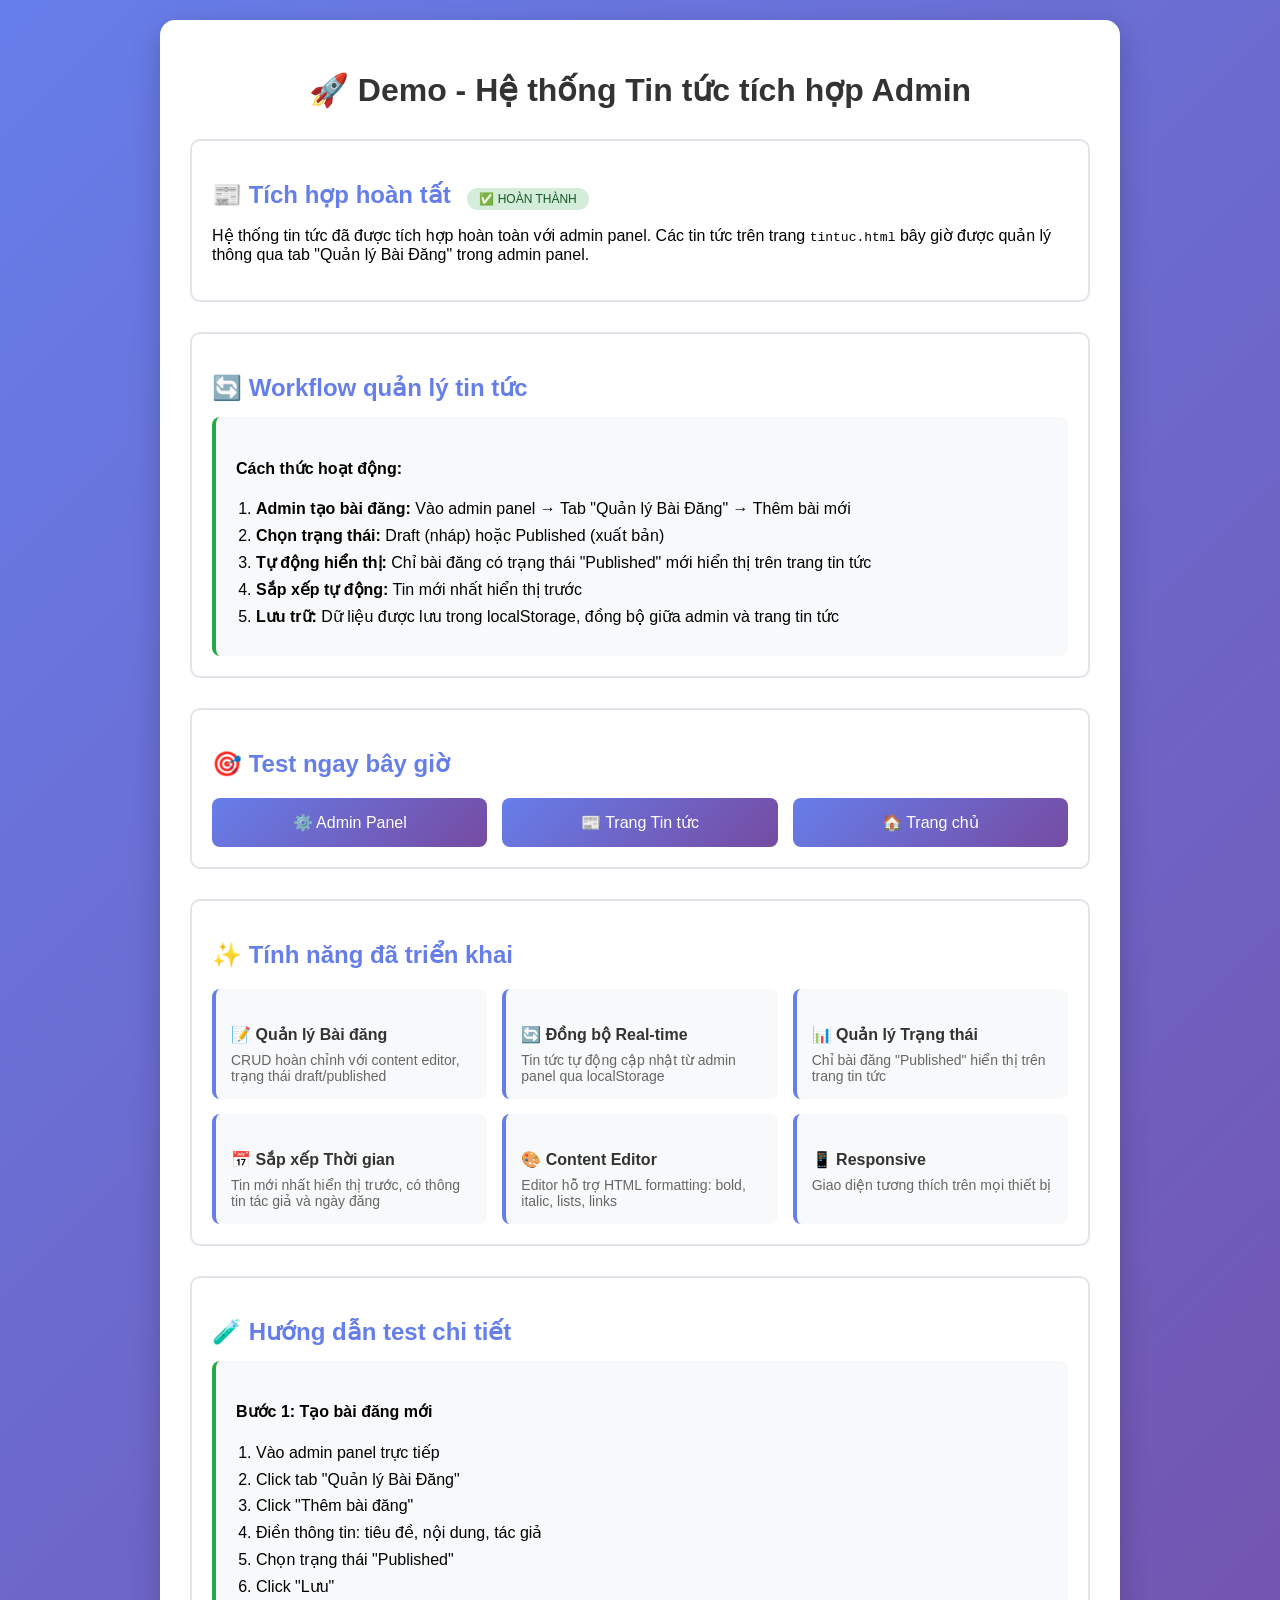
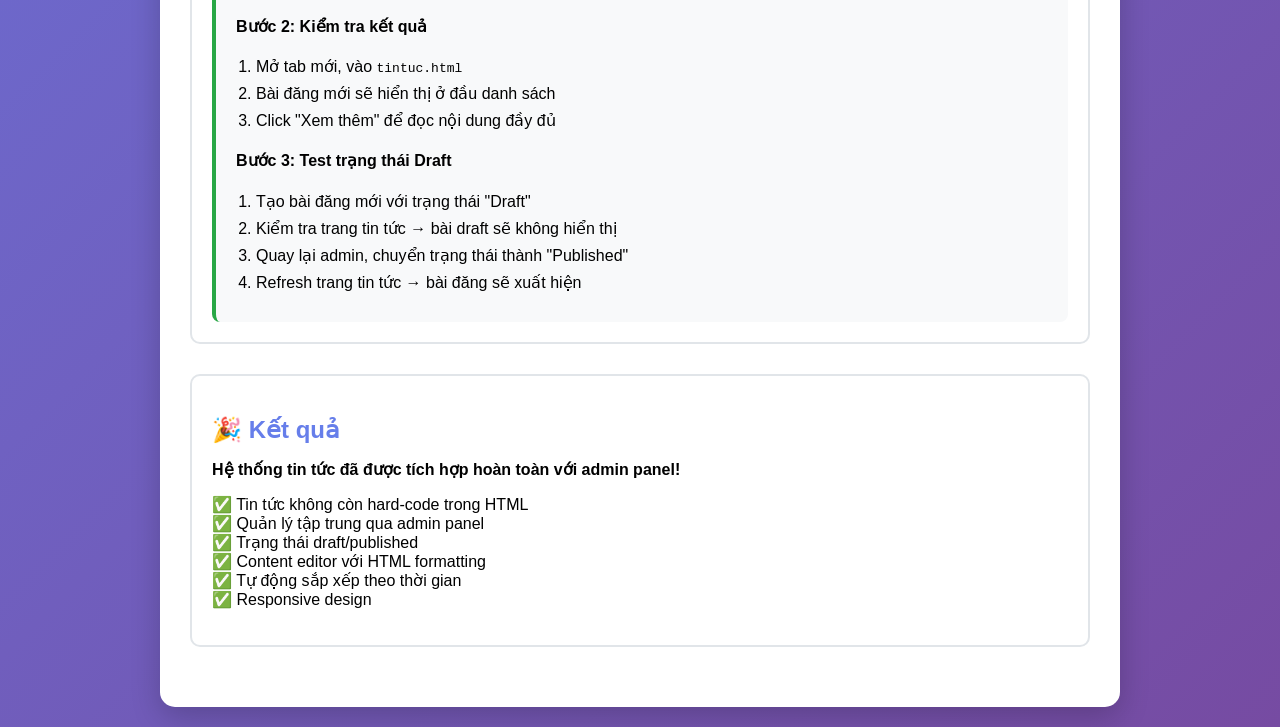
<file: demo-news.html>
<!DOCTYPE html>
<html lang="vi">
<head>
    <meta charset="UTF-8">
    <meta name="viewport" content="width=device-width, initial-scale=1.0">
    <title>Demo - Hệ thống Tin tức tích hợp Admin</title>
    <style>
        body {
            font-family: 'Segoe UI', Tahoma, Geneva, Verdana, sans-serif;
            background: linear-gradient(135deg, #667eea 0%, #764ba2 100%);
            margin: 0;
            padding: 20px;
            min-height: 100vh;
        }
        .demo-container {
            max-width: 900px;
            margin: 0 auto;
            background: white;
            border-radius: 15px;
            padding: 30px;
            box-shadow: 0 10px 30px rgba(0,0,0,0.2);
        }
        h1 {
            color: #333;
            text-align: center;
            margin-bottom: 30px;
        }
        .demo-section {
            margin-bottom: 30px;
            padding: 20px;
            border: 2px solid #e1e5e9;
            border-radius: 10px;
        }
        .demo-section h2 {
            color: #667eea;
            margin-bottom: 15px;
        }
        .demo-links {
            display: grid;
            grid-template-columns: repeat(auto-fit, minmax(200px, 1fr));
            gap: 15px;
            margin-top: 20px;
        }
        .demo-link {
            display: block;
            padding: 15px 20px;
            background: linear-gradient(135deg, #667eea 0%, #764ba2 100%);
            color: white;
            text-decoration: none;
            border-radius: 8px;
            text-align: center;
            font-weight: 500;
            transition: transform 0.3s;
        }
        .demo-link:hover {
            transform: translateY(-2px);
        }
        .workflow {
            background: #f8f9fa;
            padding: 20px;
            border-radius: 8px;
            border-left: 4px solid #28a745;
        }
        .workflow ol {
            margin: 10px 0;
            padding-left: 20px;
        }
        .workflow li {
            margin: 8px 0;
        }
        .feature-grid {
            display: grid;
            grid-template-columns: repeat(auto-fit, minmax(250px, 1fr));
            gap: 15px;
            margin-top: 20px;
        }
        .feature {
            background: #f8f9fa;
            padding: 15px;
            border-radius: 8px;
            border-left: 4px solid #667eea;
        }
        .feature h4 {
            color: #333;
            margin-bottom: 8px;
        }
        .feature p {
            color: #666;
            font-size: 14px;
            margin: 0;
        }
        .status {
            display: inline-block;
            padding: 4px 12px;
            border-radius: 20px;
            font-size: 12px;
            font-weight: 500;
            margin-left: 10px;
        }
        .status.success {
            background: #d4edda;
            color: #155724;
        }
        .status.info {
            background: #d1ecf1;
            color: #0c5460;
        }
    </style>
</head>
<body>
    <div class="demo-container">
        <h1>🚀 Demo - Hệ thống Tin tức tích hợp Admin</h1>
        
        <div class="demo-section">
            <h2>📰 Tích hợp hoàn tất <span class="status success">✅ HOÀN THÀNH</span></h2>
            <p>Hệ thống tin tức đã được tích hợp hoàn toàn với admin panel. Các tin tức trên trang <code>tintuc.html</code> bây giờ được quản lý thông qua tab "Quản lý Bài Đăng" trong admin panel.</p>
        </div>

        <div class="demo-section">
            <h2>🔄 Workflow quản lý tin tức</h2>
            <div class="workflow">
                <h4>Cách thức hoạt động:</h4>
                <ol>
                    <li><strong>Admin tạo bài đăng:</strong> Vào admin panel → Tab "Quản lý Bài Đăng" → Thêm bài mới</li>
                    <li><strong>Chọn trạng thái:</strong> Draft (nháp) hoặc Published (xuất bản)</li>
                    <li><strong>Tự động hiển thị:</strong> Chỉ bài đăng có trạng thái "Published" mới hiển thị trên trang tin tức</li>
                    <li><strong>Sắp xếp tự động:</strong> Tin mới nhất hiển thị trước</li>
                    <li><strong>Lưu trữ:</strong> Dữ liệu được lưu trong localStorage, đồng bộ giữa admin và trang tin tức</li>
                </ol>
            </div>
        </div>

        <div class="demo-section">
            <h2>🎯 Test ngay bây giờ</h2>
            <div class="demo-links">
                <a href="admin.html" class="demo-link">⚙️ Admin Panel</a>
                <a href="tintuc.html" class="demo-link">📰 Trang Tin tức</a>
                <a href="home.html" class="demo-link">🏠 Trang chủ</a>
            </div>
        </div>

        <div class="demo-section">
            <h2>✨ Tính năng đã triển khai</h2>
            <div class="feature-grid">
                <div class="feature">
                    <h4>📝 Quản lý Bài đăng</h4>
                    <p>CRUD hoàn chỉnh với content editor, trạng thái draft/published</p>
                </div>
                <div class="feature">
                    <h4>🔄 Đồng bộ Real-time</h4>
                    <p>Tin tức tự động cập nhật từ admin panel qua localStorage</p>
                </div>
                <div class="feature">
                    <h4>📊 Quản lý Trạng thái</h4>
                    <p>Chỉ bài đăng "Published" hiển thị trên trang tin tức</p>
                </div>
                <div class="feature">
                    <h4>📅 Sắp xếp Thời gian</h4>
                    <p>Tin mới nhất hiển thị trước, có thông tin tác giả và ngày đăng</p>
                </div>
                <div class="feature">
                    <h4>🎨 Content Editor</h4>
                    <p>Editor hỗ trợ HTML formatting: bold, italic, lists, links</p>
                </div>
                <div class="feature">
                    <h4>📱 Responsive</h4>
                    <p>Giao diện tương thích trên mọi thiết bị</p>
                </div>
            </div>
        </div>

        <div class="demo-section">
            <h2>🧪 Hướng dẫn test chi tiết</h2>
            <div class="workflow">
                <h4>Bước 1: Tạo bài đăng mới</h4>
                <ol>
                    <li>Vào admin panel trực tiếp</li>
                    <li>Click tab "Quản lý Bài Đăng"</li>
                    <li>Click "Thêm bài đăng"</li>
                    <li>Điền thông tin: tiêu đề, nội dung, tác giả</li>
                    <li>Chọn trạng thái "Published"</li>
                    <li>Click "Lưu"</li>
                </ol>
                
                <h4>Bước 2: Kiểm tra kết quả</h4>
                <ol>
                    <li>Mở tab mới, vào <code>tintuc.html</code></li>
                    <li>Bài đăng mới sẽ hiển thị ở đầu danh sách</li>
                    <li>Click "Xem thêm" để đọc nội dung đầy đủ</li>
                </ol>
                
                <h4>Bước 3: Test trạng thái Draft</h4>
                <ol>
                    <li>Tạo bài đăng mới với trạng thái "Draft"</li>
                    <li>Kiểm tra trang tin tức → bài draft sẽ không hiển thị</li>
                    <li>Quay lại admin, chuyển trạng thái thành "Published"</li>
                    <li>Refresh trang tin tức → bài đăng sẽ xuất hiện</li>
                </ol>
            </div>
        </div>

        <div class="demo-section">
            <h2>🎉 Kết quả</h2>
            <p><strong>Hệ thống tin tức đã được tích hợp hoàn toàn với admin panel!</strong></p>
            <p>✅ Tin tức không còn hard-code trong HTML<br>
               ✅ Quản lý tập trung qua admin panel<br>
               ✅ Trạng thái draft/published<br>
               ✅ Content editor với HTML formatting<br>
               ✅ Tự động sắp xếp theo thời gian<br>
               ✅ Responsive design</p>
        </div>
    </div>
</body>
</html>
</file>
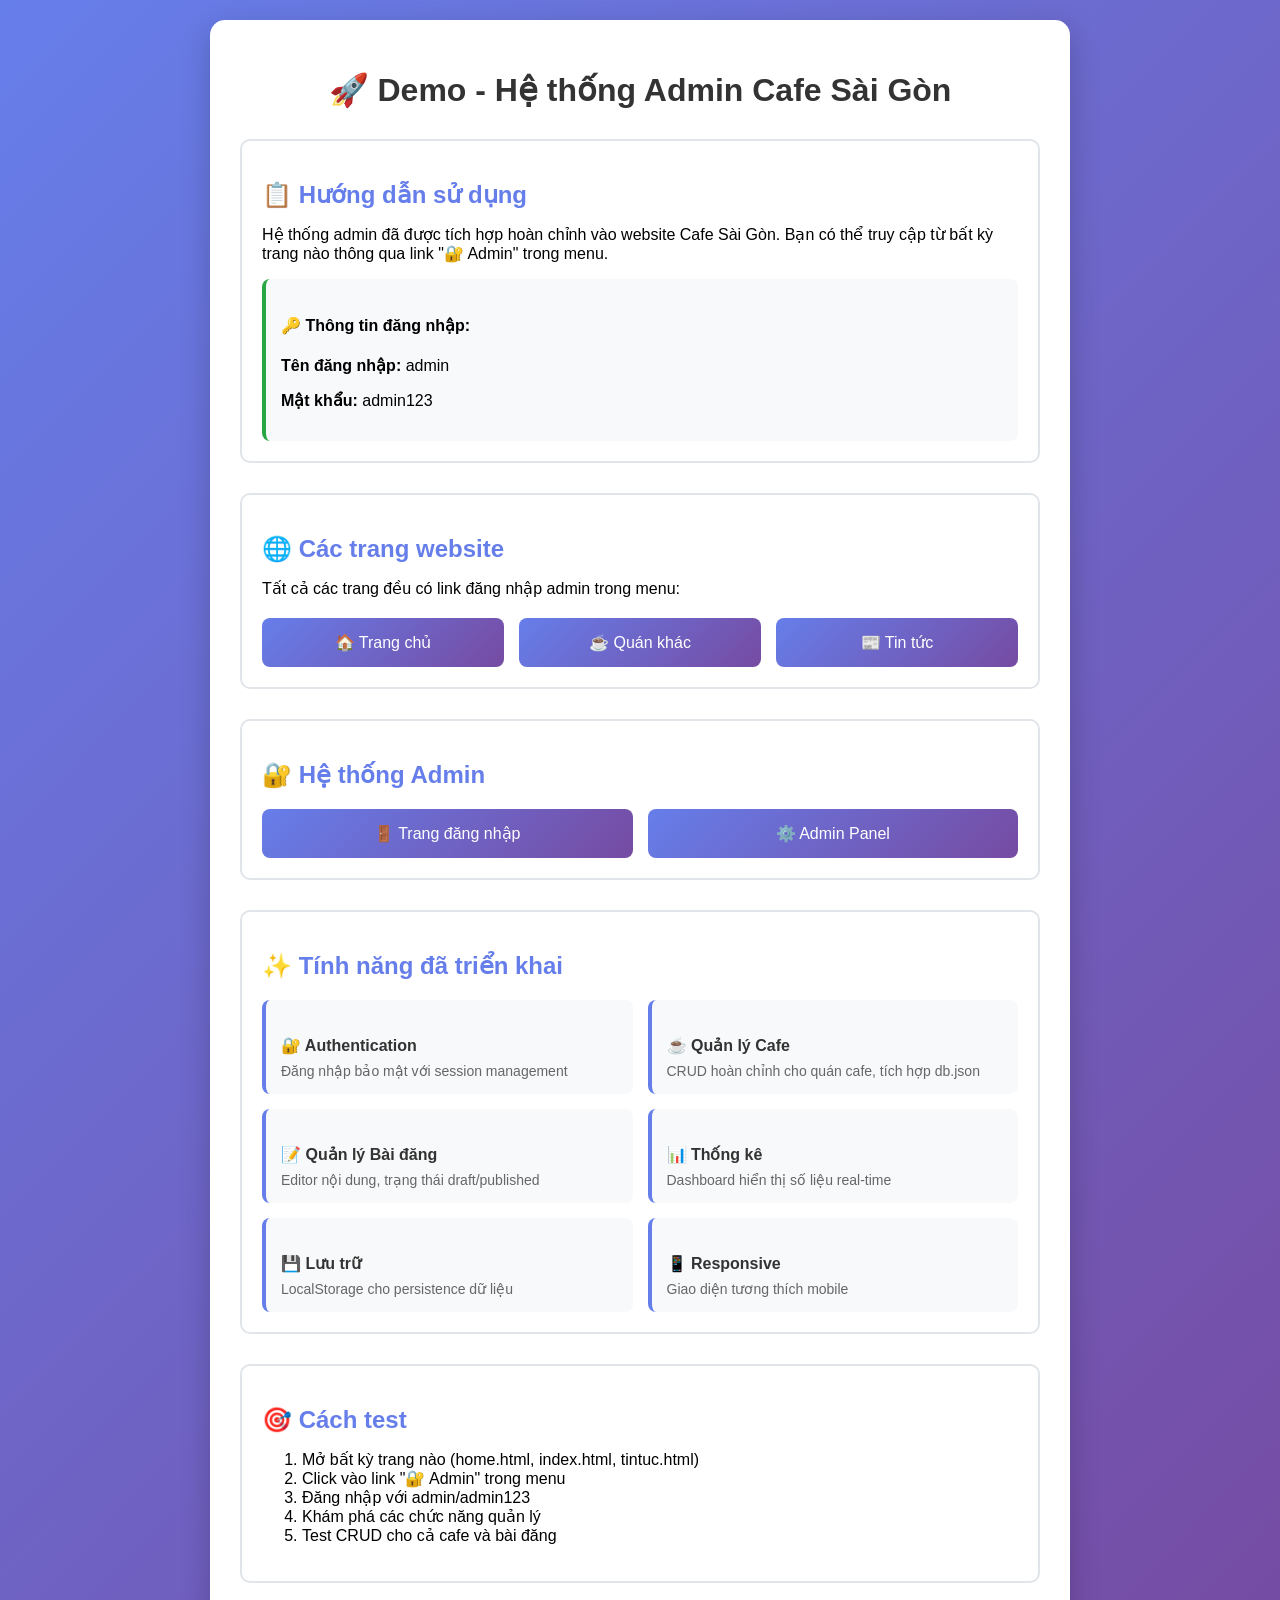
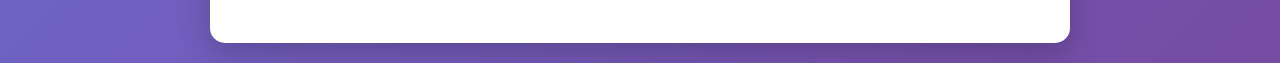
<file: demo.html>
<!DOCTYPE html>
<html lang="vi">
<head>
    <meta charset="UTF-8">
    <meta name="viewport" content="width=device-width, initial-scale=1.0">
    <title>Demo - Cafe Sài Gòn Admin System</title>
    <style>
        body {
            font-family: 'Segoe UI', Tahoma, Geneva, Verdana, sans-serif;
            background: linear-gradient(135deg, #667eea 0%, #764ba2 100%);
            margin: 0;
            padding: 20px;
            min-height: 100vh;
        }
        .demo-container {
            max-width: 800px;
            margin: 0 auto;
            background: white;
            border-radius: 15px;
            padding: 30px;
            box-shadow: 0 10px 30px rgba(0,0,0,0.2);
        }
        h1 {
            color: #333;
            text-align: center;
            margin-bottom: 30px;
        }
        .demo-section {
            margin-bottom: 30px;
            padding: 20px;
            border: 2px solid #e1e5e9;
            border-radius: 10px;
        }
        .demo-section h2 {
            color: #667eea;
            margin-bottom: 15px;
        }
        .demo-links {
            display: grid;
            grid-template-columns: repeat(auto-fit, minmax(200px, 1fr));
            gap: 15px;
            margin-top: 20px;
        }
        .demo-link {
            display: block;
            padding: 15px 20px;
            background: linear-gradient(135deg, #667eea 0%, #764ba2 100%);
            color: white;
            text-decoration: none;
            border-radius: 8px;
            text-align: center;
            font-weight: 500;
            transition: transform 0.3s;
        }
        .demo-link:hover {
            transform: translateY(-2px);
        }
        .credentials {
            background: #f8f9fa;
            padding: 15px;
            border-radius: 8px;
            border-left: 4px solid #28a745;
        }
        .features {
            display: grid;
            grid-template-columns: repeat(auto-fit, minmax(250px, 1fr));
            gap: 15px;
            margin-top: 20px;
        }
        .feature {
            background: #f8f9fa;
            padding: 15px;
            border-radius: 8px;
            border-left: 4px solid #667eea;
        }
        .feature h4 {
            color: #333;
            margin-bottom: 8px;
        }
        .feature p {
            color: #666;
            font-size: 14px;
            margin: 0;
        }
    </style>
</head>
<body>
    <div class="demo-container">
        <h1>🚀 Demo - Hệ thống Admin Cafe Sài Gòn</h1>
        
        <div class="demo-section">
            <h2>📋 Hướng dẫn sử dụng</h2>
            <p>Hệ thống admin đã được tích hợp hoàn chỉnh vào website Cafe Sài Gòn. Bạn có thể truy cập từ bất kỳ trang nào thông qua link "🔐 Admin" trong menu.</p>
            
            <div class="credentials">
                <h4>🔑 Thông tin đăng nhập:</h4>
                <p><strong>Tên đăng nhập:</strong> admin</p>
                <p><strong>Mật khẩu:</strong> admin123</p>
            </div>
        </div>

        <div class="demo-section">
            <h2>🌐 Các trang website</h2>
            <p>Tất cả các trang đều có link đăng nhập admin trong menu:</p>
            <div class="demo-links">
                <a href="home.html" class="demo-link">🏠 Trang chủ</a>
                <a href="index.html" class="demo-link">☕ Quán khác</a>
                <a href="tintuc.html" class="demo-link">📰 Tin tức</a>
            </div>
        </div>

        <div class="demo-section">
            <h2>🔐 Hệ thống Admin</h2>
            <div class="demo-links">
                <a href="login.html" class="demo-link">🚪 Trang đăng nhập</a>
                <a href="admin.html" class="demo-link">⚙️ Admin Panel</a>
            </div>
        </div>

        <div class="demo-section">
            <h2>✨ Tính năng đã triển khai</h2>
            <div class="features">
                <div class="feature">
                    <h4>🔐 Authentication</h4>
                    <p>Đăng nhập bảo mật với session management</p>
                </div>
                <div class="feature">
                    <h4>☕ Quản lý Cafe</h4>
                    <p>CRUD hoàn chỉnh cho quán cafe, tích hợp db.json</p>
                </div>
                <div class="feature">
                    <h4>📝 Quản lý Bài đăng</h4>
                    <p>Editor nội dung, trạng thái draft/published</p>
                </div>
                <div class="feature">
                    <h4>📊 Thống kê</h4>
                    <p>Dashboard hiển thị số liệu real-time</p>
                </div>
                <div class="feature">
                    <h4>💾 Lưu trữ</h4>
                    <p>LocalStorage cho persistence dữ liệu</p>
                </div>
                <div class="feature">
                    <h4>📱 Responsive</h4>
                    <p>Giao diện tương thích mobile</p>
                </div>
            </div>
        </div>

        <div class="demo-section">
            <h2>🎯 Cách test</h2>
            <ol>
                <li>Mở bất kỳ trang nào (home.html, index.html, tintuc.html)</li>
                <li>Click vào link "🔐 Admin" trong menu</li>
                <li>Đăng nhập với admin/admin123</li>
                <li>Khám phá các chức năng quản lý</li>
                <li>Test CRUD cho cả cafe và bài đăng</li>
            </ol>
        </div>
    </div>
</body>
</html>
</file>
